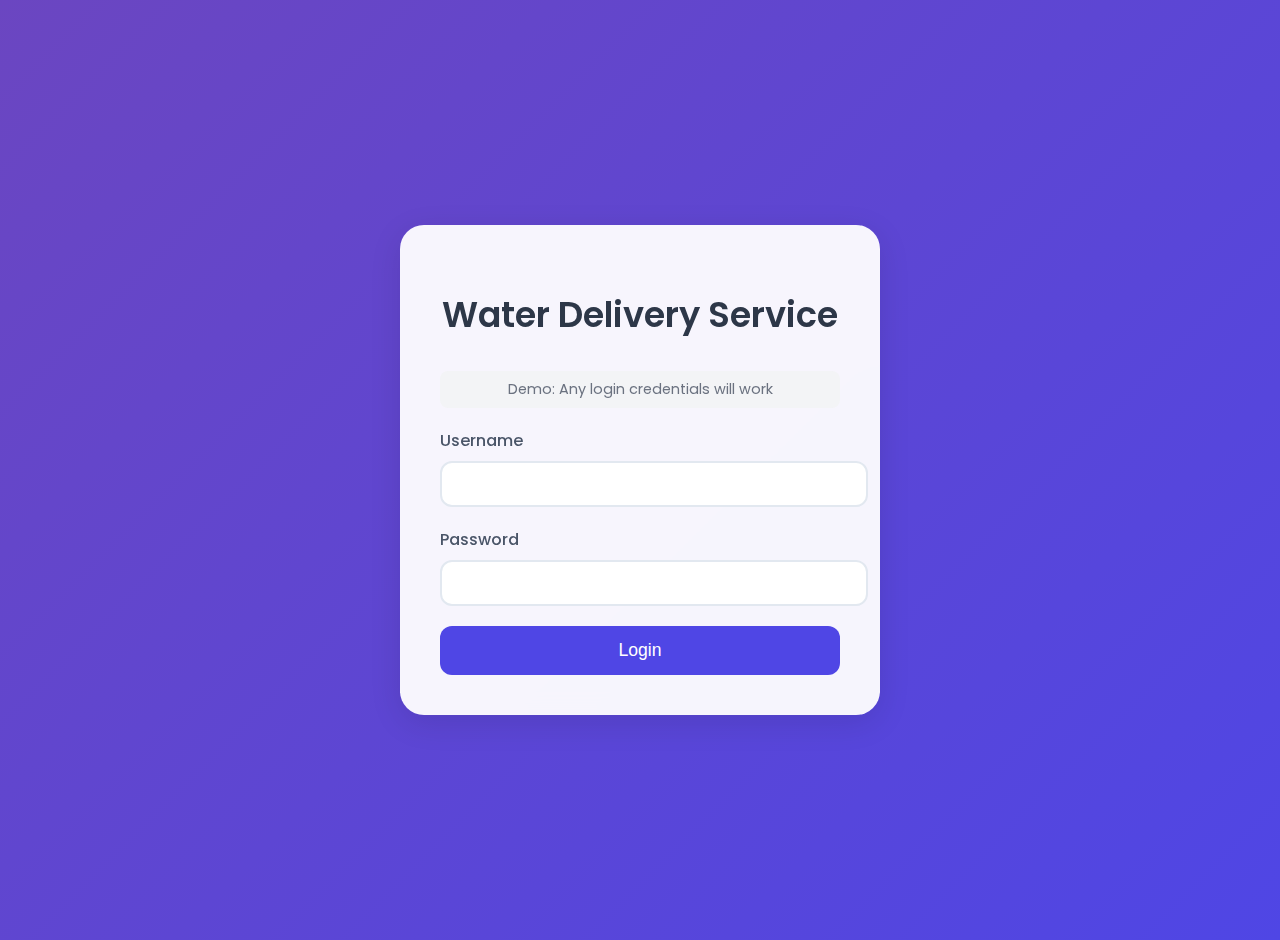
<file: index.html>
<!DOCTYPE html>
<html lang="en">
<head>
    <meta charset="UTF-8">
    <meta name="viewport" content="width=device-width, initial-scale=1.0">
    <title>Simple Login and Shop</title>
    <style>
        @import url('https://fonts.googleapis.com/css2?family=Poppins:wght@400;500;600&display=swap');

        body {
            font-family: 'Poppins', sans-serif;
            background: linear-gradient(135deg, #6B46C1, #4F46E5);
            min-height: 100vh;
            margin: 0;
            display: flex;
            justify-content: center;
            align-items: center;
            padding: 20px;
        }

        .container {
            width: 100%;
            max-width: 400px;
            background: rgba(255, 255, 255, 0.95);
            padding: 40px;
            border-radius: 24px;
            box-shadow: 0 8px 32px rgba(0, 0, 0, 0.1);
            backdrop-filter: blur(10px);
        }

        h1 {
            margin-bottom: 30px;
            font-size: 2.2rem;
            color: #2D3748;
            text-align: center;
            font-weight: 600;
        }

        .demo-notice {
            text-align: center;
            color: #6B7280;
            font-size: 0.9rem;
            margin-bottom: 20px;
            padding: 8px;
            background: #F3F4F6;
            border-radius: 8px;
        }

        .form-group {
            margin-bottom: 20px;
        }

        label {
            display: block;
            margin-bottom: 8px;
            color: #4A5568;
            font-weight: 500;
        }

        input {
            width: 100%;
            padding: 12px;
            border: 2px solid #E2E8F0;
            border-radius: 12px;
            font-size: 1rem;
            transition: all 0.3s ease;
        }

        input:focus {
            border-color: #4F46E5;
            box-shadow: 0 0 0 3px rgba(79, 70, 229, 0.1);
            outline: none;
        }

        .btn {
            width: 100%;
            padding: 14px;
            background: #4F46E5;
            color: white;
            border: none;
            border-radius: 12px;
            font-size: 1.1rem;
            font-weight: 500;
            cursor: pointer;
            transition: all 0.3s ease;
        }

        .btn:hover {
            background: #4338CA;
            transform: translateY(-2px);
            box-shadow: 0 4px 12px rgba(79, 70, 229, 0.3);
        }

        @media (max-width: 480px) {
            .container {
                padding: 25px;
            }

            h1 {
                font-size: 1.8rem;
            }
        }
    </style>
</head>
<body>
    <div id="login" class="container">
        <h1>Water Delivery Service</h1>
        <div class="demo-notice">Demo: Any login credentials will work</div>
        <form id="loginForm" method="POST" action="subscription.html">
            <div class="form-group">
                <label for="username">Username</label>
                <input type="text" id="username" name="username" required>
            </div>
            <div class="form-group">
                <label for="password">Password</label>
                <input type="password" id="password" name="password" required>
            </div>
            <button type="submit" class="btn">Login</button>
        </form>
    </div>

    <script>
        document.getElementById('loginForm').addEventListener('submit', function(event) {
            event.preventDefault();
            const username = document.getElementById('username').value;
            const password = document.getElementById('password').value;

            if (!username || !password) {
                alert('Please fill in both fields.');
                return;
            }
            window.location.href = 'subscription.html';
        });
    </script>
</body>
</html>
</file>
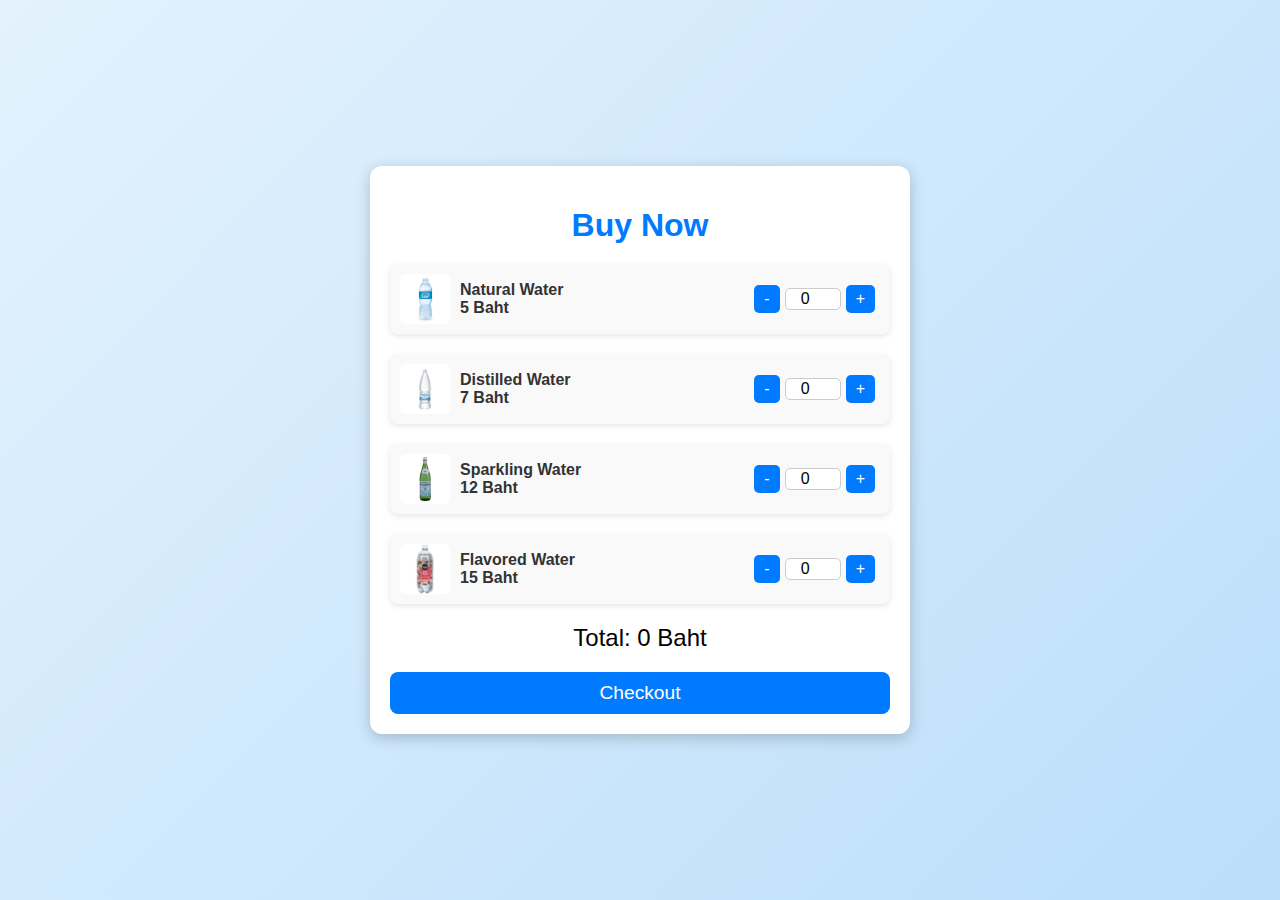
<file: buy-now-checkout.html>
<!DOCTYPE html>
<html lang="en">
<head>
    <meta charset="UTF-8">
    <meta name="viewport" content="width=device-width, initial-scale=1.0">
    <title>Checkout</title>
    <style>
        body {
            font-family: 'Roboto', Arial, sans-serif;
            background: linear-gradient(135deg, #e3f2fd, #bbdefb);
            display: flex;
            justify-content: center;
            align-items: center;
            height: 100vh;
            margin: 0;
        }

        .container {
            padding: 35px;
            background: #fff;
            border-radius: 16px;
            box-shadow: 0 6px 30px rgba(0, 0, 0, 0.1);
            width: 100%;
            max-width: 450px;
            text-align: center;
            animation: fadeIn 1s ease;
            transition: transform 0.3s ease;
        }

        .container:hover {
            transform: scale(1.02);
        }

        h1 {
            margin-bottom: 30px;
            font-size: 2.3rem;
            color: #007bff;
            letter-spacing: 1px;
        }

        .total {
            font-size: 1.4rem;
            font-weight: bold;
            color: #007bff;
            margin-bottom: 25px;
        }

        .order-summary {
            margin-bottom: 20px;
            font-size: 1.1rem;
            text-align: left;
            background: #f9f9f9;
            padding: 20px;
            border-radius: 10px;
            box-shadow: 0 3px 12px rgba(0, 0, 0, 0.1);
        }

        .input {
            width: 100%;
            padding: 14px;
            margin-top: 18px;
            border-radius: 10px;
            border: 1px solid #ddd;
            font-size: 1.1rem;
            transition: border-color 0.3s ease, box-shadow 0.3s ease;
        }

        .input:focus {
            border-color: #007bff;
            box-shadow: 0 0 8px rgba(0, 123, 255, 0.3);
            outline: none;
        }

        .btn {
            width: 100%;
            padding: 14px;
            margin-top: 30px;
            background-color: #007bff;
            color: white;
            border: none;
            border-radius: 12px;
            font-size: 1.2rem;
            cursor: pointer;
            transition: background-color 0.3s ease, transform 0.2s ease, box-shadow 0.3s ease;
        }

        .btn:hover {
            background-color: #0056b3;
            transform: translateY(-3px);
            box-shadow: 0 5px 15px rgba(0, 86, 179, 0.3);
        }


        @keyframes fadeIn {
            from {
                opacity: 0;
                transform: translateY(-15px);
            }
            to {
                opacity: 1;
                transform: translateY(0);
        }
        }
            
        @media (max-width: 600px) {
        .input {
            font-size: 1rem;
            padding: 12px; 
        }

        .btn {
            font-size: 1rem;
            padding: 12px;
        }

        .container {
            padding: 20px;
        }

        h1 {
            font-size: 1.8rem;
        }

        .total {
            font-size: 1.2rem;
        }
        input[type="date"]::-webkit-inner-spin-button,
        input[type="date"]::-webkit-calendar-picker-indicator {
            display: block;
            -webkit-appearance: none;
            margin: 0;
        }

        input[type="date"] {
            font-size: 1rem;
            padding: 12px;
            width: 100%;
            box-sizing: border-box;
        }
        }
    </style>
</head>
<body>
    <div class="container">
        <h1>Buy Now Checkout</h1>
        <div class="total">
            Total Price: <span id="finalTotalPrice">0</span><span> Baht</span>
        </div>

        <form id="checkoutForm" action="order-success.html" method="get">
            <input class="input" type="text" name="address" placeholder="Delivery Address" required>
        
            <input class="input" type="date" name="date" required>

            <select class="input" name="time" required>
                <option value="" disabled selected>Select Delivery Time</option>
                <option value="Morning (9am - 12pm)">Morning (9am - 12pm)</option>
                <option value="Afternoon (12pm - 3pm)">Afternoon (12pm - 3pm)</option>
                <option value="Evening (3pm - 6pm)">Evening (3pm - 6pm)</option>
                <option value="Night (6pm - 9pm)">Night (6pm - 9pm)</option>
            </select>

            <input class="input" type="text" name="phone" placeholder="Phone Number" required>

            <select class="input" name="paymentMethod" id="paymentMethod" required>
                <option value="" disabled selected>Select Payment Method</option>
                <option value="Credit Card">Credit Card</option>
                <option value="Cash on Delivery">Cash on Delivery</option>
            </select>

            <input type="hidden" name="totalPrice" id="totalPrice">
            <input type="hidden" name="items" id="items">
            <!-- Hidden Credit Card Details -->
            <div id="cardDetails" style="display: none;">
                <input class="input" type="text" name="cardNumber" placeholder="Card Number">
                <input class="input" type="text" name="cardHolder" placeholder="Cardholder Name">
                <input class="input" type="text" name="expiryDate" placeholder="Expiry Date (MM/YY)">
                <input class="input" type="text" name="cvv" placeholder="CVV">
            </div>
            
            <button type="submit" class="btn">Complete Checkout</button>
        </form>
    </div>

    <script>
        document.addEventListener("DOMContentLoaded", function () {
            const params = new URLSearchParams(window.location.search);
            const total = params.get('totalPrice');
            const items = params.get('items') || 'No items selected'; // Fix empty items issue

            if (total) {
                document.getElementById('finalTotalPrice').textContent = total;
                document.getElementById('totalPrice').value = total;
            }
            document.getElementById('items').value = items;

            // Handle Payment Method Selection
            const paymentMethod = document.getElementById('paymentMethod');
            const cardDetails = document.getElementById('cardDetails');

            paymentMethod.addEventListener('change', function () {
                if (this.value === 'Credit Card') {
                    cardDetails.style.display = 'block';
                    cardDetails.querySelectorAll("input").forEach(input => input.required = true);
                } else {
                    cardDetails.style.display = 'none';
                    cardDetails.querySelectorAll("input").forEach(input => input.required = false);
                }
            });

            if (items === 'No items selected' || total == 0) {
                alert("No items selected! Returning to selection page.");
                window.location.href = "buy-now.html"; // Redirect back to the selection page
            }
        });
    </script>
</body>
</html>
</file>
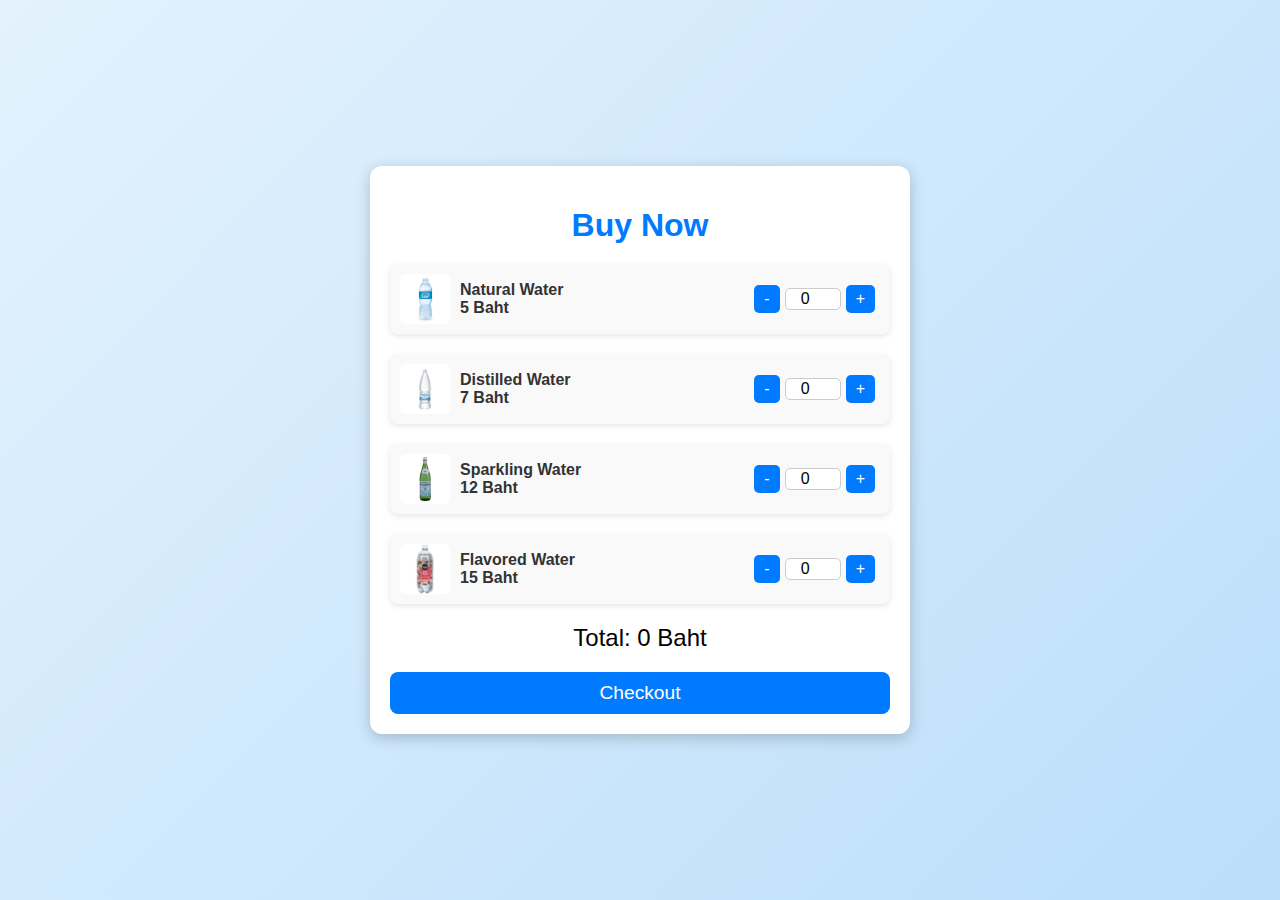
<file: buy-now.html>
<!DOCTYPE html>
<html lang="en">
<head>
    <meta charset="UTF-8">
    <meta name="viewport" content="width=device-width, initial-scale=1.0">
    <title>Buy Now</title>
    <style>
        body {
            font-family: 'Roboto', Arial, sans-serif;
            background: linear-gradient(135deg, #e3f2fd, #bbdefb); /* Gradient background */
            display: flex;
            justify-content: center;
            align-items: center;
            height: 100vh;
            margin: 0;
        }

        .container {
            width: 100%;
            max-width: 500px;
            background: white;
            padding: 20px;
            border-radius: 12px;
            box-shadow: 0 4px 15px rgba(0, 0, 0, 0.2);
            text-align: center;
        }

        h1 {
            margin-bottom: 20px;
            font-size: 2rem;
            color: #007bff;
        }

        .item {
            display: flex;
            justify-content: space-between;
            align-items: center;
            margin-bottom: 20px;
            padding: 10px;
            border-radius: 8px;
            background-color: #f9f9f9;
            box-shadow: 0 2px 6px rgba(0, 0, 0, 0.1);
        }

        .item img {
            width: 50px;
            height: 50px;
            object-fit: cover;
            border-radius: 5px;
        }

        .item-info {
            flex-grow: 1;
            margin-left: 10px;
            text-align: left;
        }

        .item-info span {
            display: block;
            font-size: 1rem;
            font-weight: bold;
            color: #333;
        }

        .quantity {
            display: flex;
            align-items: center;
        }

        .quantity button {
            background-color: #007bff;
            color: white;
            border: none;
            padding: 5px 10px;
            cursor: pointer;
            font-size: 1rem;
            border-radius: 5px;
            margin: 0 5px;
            transition: background-color 0.3s ease;
        }

        .quantity button:hover {
            background-color: #0056b3;
        }

        .quantity input {
            width: 50px;
            text-align: center;
            font-size: 1rem;
            border: 1px solid #ccc;
            border-radius: 5px;
        }

        .total {
            text-align: center;
            font-size: 1.5rem;
            margin: 20px 0;
        }

        .btn {
            width: 100%;
            padding: 10px;
            background: #007bff;
            color: white;
            border: none;
            border-radius: 8px;
            cursor: pointer;
            font-size: 1.2rem;
            transition: background-color 0.3s ease, transform 0.2s ease;
        }

        .btn:hover {
            background: #0056b3;
            transform: translateY(-2px);
        }
    </style>
</head>
<body>
    <div class="container">
        <h1>Buy Now</h1>
        <div id="product-list">
            <!-- Products will be added dynamically -->
        </div>
        <div class="total">
            Total: <span id="total">0</span><span> Baht</span>
        </div>
        <button class="btn" onclick="checkout()">Checkout</button>
    </div>

    <script>
        const products = [
            { id: 'item1', name: 'Natural Water', price: 5, image: 'natural.jpg' },
            { id: 'item2', name: 'Distilled Water', price: 7, image: 'distilled.webp' },
            { id: 'item4', name: 'Sparkling Water', price: 12, image: 'sp_wtr.jpg' }, // New product
            { id: 'item5', name: 'Flavored Water', price: 15, image: 'flavored.jpg' }  // New product
        ];

        const prices = {};
        const productList = document.getElementById('product-list');

        // Dynamically generate product elements
        products.forEach(product => {
            prices[product.id] = product.price;

            const productElement = document.createElement('div');
            productElement.classList.add('item');
            productElement.innerHTML = `
                <img src="${product.image}" alt="${product.name}">
                <div class="item-info">
                    <span>${product.name}</span>
                    <span>${product.price} Baht</span>
                </div>
                <div class="quantity">
                    <button onclick="changeQuantity('${product.id}', -1)">-</button>
                    <input id="${product.id}" type="number" value="0" min="0" readonly>
                    <button onclick="changeQuantity('${product.id}', 1)">+</button>
                </div>
            `;
            productList.appendChild(productElement);
        });

        function changeQuantity(itemId, change) {
            const input = document.getElementById(itemId);
            const currentValue = parseInt(input.value);
            const newValue = Math.max(0, currentValue + change); // Prevent negative values
            input.value = newValue;
            updateTotal();
        }

        function updateTotal() {
            let total = 0;
            for (const [itemId, price] of Object.entries(prices)) {
                const quantity = parseInt(document.getElementById(itemId).value);
                total += quantity * price;
            }
            document.getElementById('total').textContent = total;
        }

        function checkout() {
        const params = new URLSearchParams();
        let selectedItems = [];

        for (const itemId of Object.keys(prices)) {
            const quantity = parseInt(document.getElementById(itemId).value);
            if (quantity > 0) {
                const product = products.find(p => p.id === itemId);
                selectedItems.push(`${quantity} x ${product.name}`);
                }
            }
            
        if (selectedItems.length === 0) {
            alert("Please select at least one item.");
            return;
            }

        params.append("items", selectedItems.join(", "));
        const totalPrice = document.getElementById("total").textContent;
        params.append("totalPrice", totalPrice);

        window.location.href = `buy-now-checkout.html?${params.toString()}`;
        }   

    </script>
</body>
</html>
</file>
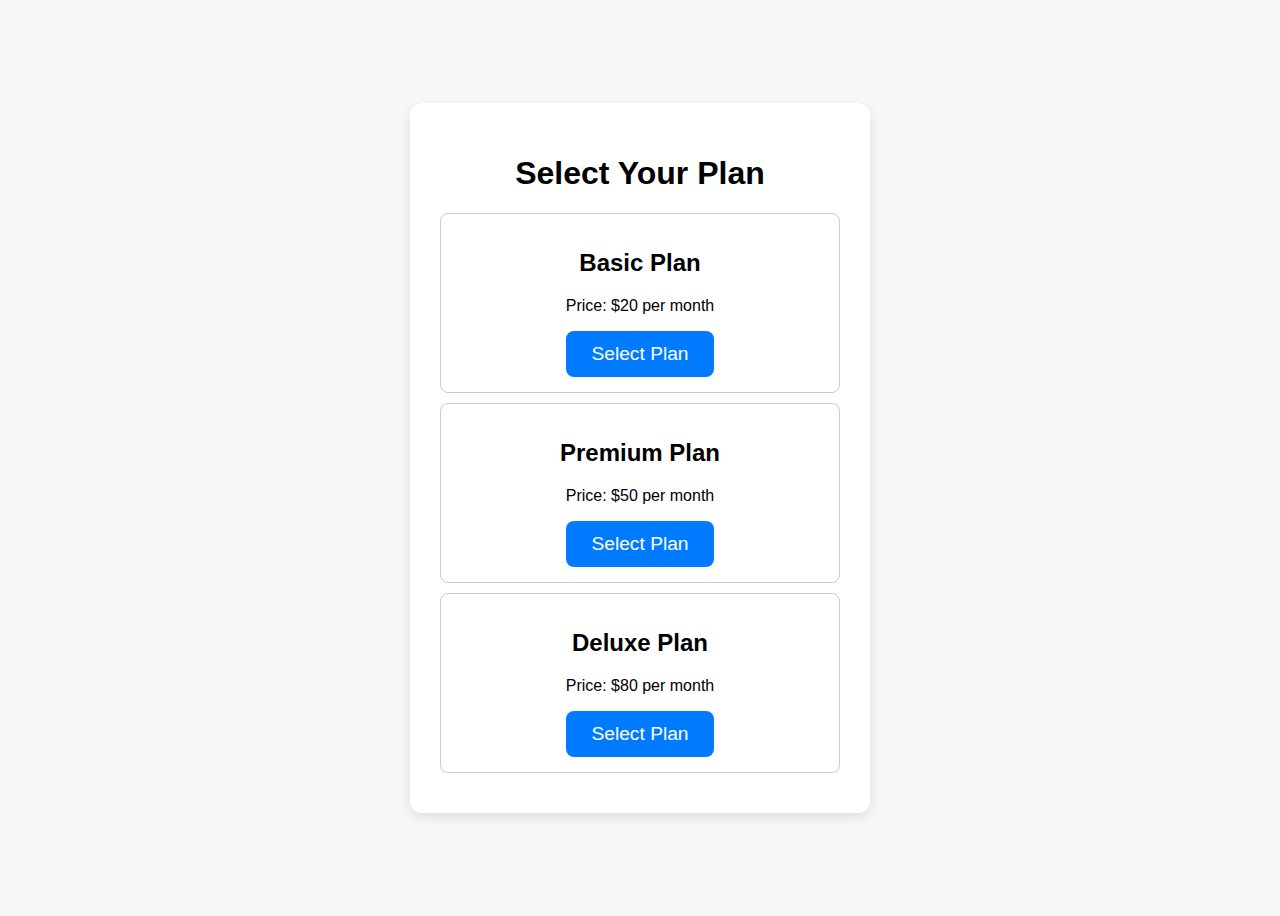
<file: idiot.html>
<!DOCTYPE html>
<html lang="en">
<head>
    <meta charset="UTF-8">
    <meta name="viewport" content="width=device-width, initial-scale=1.0">
    <title>Subscription Plans</title>
    <style>
        body {
            font-family: Arial, sans-serif;
            background-color: #f7f7f7;
            display: flex;
            justify-content: center;
            align-items: center;
            height: 100vh;
        }
        .container {
            padding: 30px;
            background: #fff;
            border-radius: 12px;
            box-shadow: 0 4px 12px rgba(0, 0, 0, 0.1);
            width: 400px;
            text-align: center;
        }
        .plan {
            margin: 10px 0;
            padding: 15px;
            border: 1px solid #ccc;
            border-radius: 8px;
        }
        .btn {
            padding: 12px 25px;
            background-color: #007bff;
            color: white;
            border: none;
            border-radius: 8px;
            font-size: 1.2rem;
            cursor: pointer;
        }
        .btn:hover {
            background-color: #0056b3;
        }
    </style>
</head>
<body>
    <div class="container">
        <h1>Select Your Plan</h1>
        <div class="plan">
            <h2>Basic Plan</h2>
            <p>Price: $20 per month</p>
            <button class="btn" onclick="selectPlan('Basic Plan', '20')">Select Plan</button>
        </div>
        <div class="plan">
            <h2>Premium Plan</h2>
            <p>Price: $50 per month</p>
            <button class="btn" onclick="selectPlan('Premium Plan', '50')">Select Plan</button>
        </div>
        <div class="plan">
            <h2>Deluxe Plan</h2>
            <p>Price: $80 per month</p>
            <button class="btn" onclick="selectPlan('Deluxe Plan', '80')">Select Plan</button>
        </div>
    </div>

    <script>
        function selectPlan(planName, price) {
            // Pass selected plan and price to the order page
            window.location.href = `checkout.html?plan=${encodeURIComponent(planName)}&totalPrice=${encodeURIComponent(price)}`;
        }
    </script>
</body>
</html>
</file>
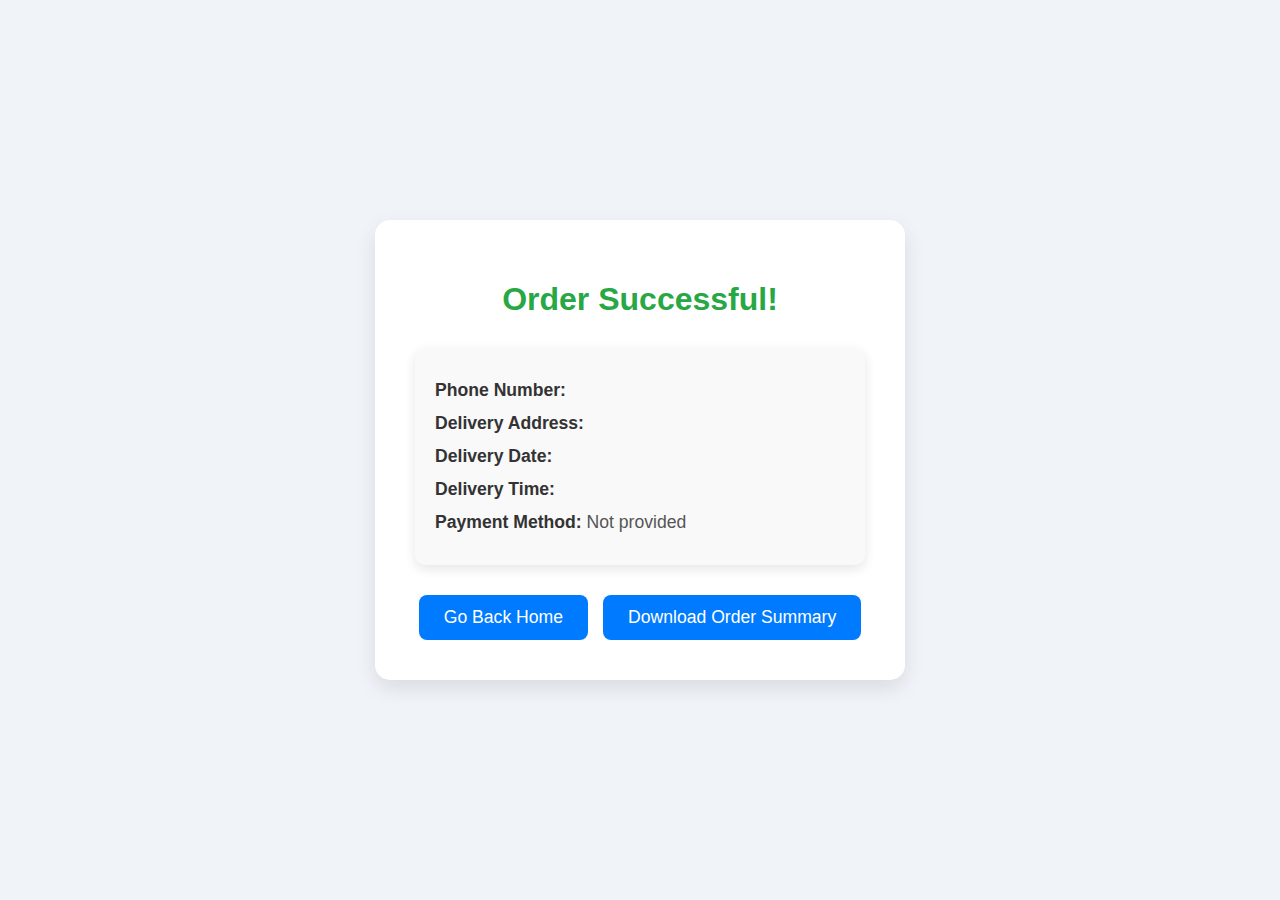
<file: order-success.html>
<!DOCTYPE html>
<html lang="en">
<head>
    <meta charset="UTF-8">
    <meta name="viewport" content="width=device-width, initial-scale=1.0">
    <title>Order Successful</title>
    <style>
        body {
            font-family: 'Arial', sans-serif;
            background-color: #f0f4f8;
            display: flex;
            justify-content: center;
            align-items: center;
            height: 100vh;
            margin: 0;
        }

        .container {
            padding: 40px;
            background: #fff;
            border-radius: 15px;
            box-shadow: 0 8px 20px rgba(0, 0, 0, 0.1);
            width: 100%;
            max-width: 450px;
            text-align: center;
            animation: fadeIn 1s ease;
        }

        h1 {
            font-size: 2rem;
            color: #28a745;
            margin-bottom: 30px;
            font-weight: bold;
        }

        .order-summary {
            font-size: 1.1rem;
            text-align: left;
            background: #f9f9f9;
            padding: 20px;
            border-radius: 10px;
            box-shadow: 0 4px 12px rgba(0, 0, 0, 0.1);
            margin-bottom: 30px;
        }

        .order-summary p {
            margin: 12px 0;
            color: #555;
        }

        .order-summary strong {
            color: #333;
        }

        .final-price {
            font-size: 1.3rem;
            font-weight: bold;
            color: #e53935; /* Red for emphasis */
        }

        .btn {
            padding: 12px 25px;
            background-color: #007bff;
            color: white;
            border: none;
            border-radius: 8px;
            font-size: 1.1rem;
            cursor: pointer;
            transition: background-color 0.3s, transform 0.2s;
        }
        .btn-container {
        display: flex;
        justify-content: center;
        gap: 15px;
        margin-top: 20px;
        }


        .btn:hover {
            background-color: #0056b3;
            transform: translateY(-3px);
        }

        @keyframes fadeIn {
            from {
                opacity: 0;
                transform: translateY(-20px);
            }
            to {
                opacity: 1;
                transform: translateY(0);
            }
        }
    </style>
</head>
<body>
    <div class="container">  <!-- Added container div -->
        <h1>Order Successful!</h1>
        <div class="order-summary">
            <p><strong>Phone Number:</strong> <span id="phoneNumber"></span></p>
            <p><strong>Delivery Address:</strong> <span id="address"></span></p>
            <p><strong>Delivery Date:</strong> <span id="deliveryDate"></span></p>
            <p><strong>Delivery Time:</strong> <span id="deliveryTime"></span></p>
            <p><strong>Payment Method:</strong> <span id="paymentMethod"></span></p>
        </div>
        <div class="btn-container">
            <button class="btn" onclick="window.location.href = 'index.html'">Go Back Home</button>
            <button class="btn" onclick="downloadOrderSummary()">Download Order Summary</button>
        </div>
        
    </div>

    <script>
        const params = new URLSearchParams(window.location.search);
        document.getElementById('phoneNumber').textContent = params.get('phone');
        document.getElementById('address').textContent = params.get('address');
        document.getElementById('deliveryDate').textContent = params.get('date');  
        document.getElementById('deliveryTime').textContent = params.get('time');
        document.getElementById('paymentMethod').textContent = params.get('paymentMethod') || 'Not provided';
        const total = params.get('totalPrice');
        if (total) {
            document.getElementById('finalTotalPrice').textContent = total;
        }
        function downloadOrderSummary() {
    const params = new URLSearchParams(window.location.search);
    const totalPrice = params.get('totalPrice') || 'N/A';
    const address = params.get('address') || 'N/A';
    const date = params.get('date') || 'N/A';
    const time = params.get('time') || 'N/A';
    const phone = params.get('phone') || 'N/A';
    const paymentMethod = params.get('paymentMethod') || 'N/A';
    
    const plan = params.get('plan') || 'N/A';
    const planType = params.get('planType') || 'N/A';
    // Determine if it's a Subscription Plan or a One-time Order
    let orderDetails = '';
    if (params.has('plan')) {
        // Subscription Order
        const plan = params.get('plan');
        const planType = params.get('planType');
        orderDetails = `Plan: ${planType}\nPlan: ${plan}`;
    }
     else if (params.has('items')) {
        // One-time Buy Now Order
        const items = params.get('items');
        orderDetails = `${items}`;
    } else {
        orderDetails = "No items selected.";
    }

    // Create the order summary text
    const orderSummary = `
         Order Summary
    -------------
    Order Details: ${orderDetails}
    Delivery Address: ${address}
    Delivery Date: ${date}
    Delivery Time: ${time}
    Phone Number: ${phone}
    Payment Method: ${paymentMethod}
    Total Price: ${totalPrice} Baht
    `.trim();

    // Create and download the .txt file
    const blob = new Blob([orderSummary], { type: "text/plain" });
    const link = document.createElement("a");
    link.href = URL.createObjectURL(blob);
    link.download = "Order_Summary.txt";
    document.body.appendChild(link);
    link.click();
    document.body.removeChild(link);
}
    </script>
</body>

</html>
</file>
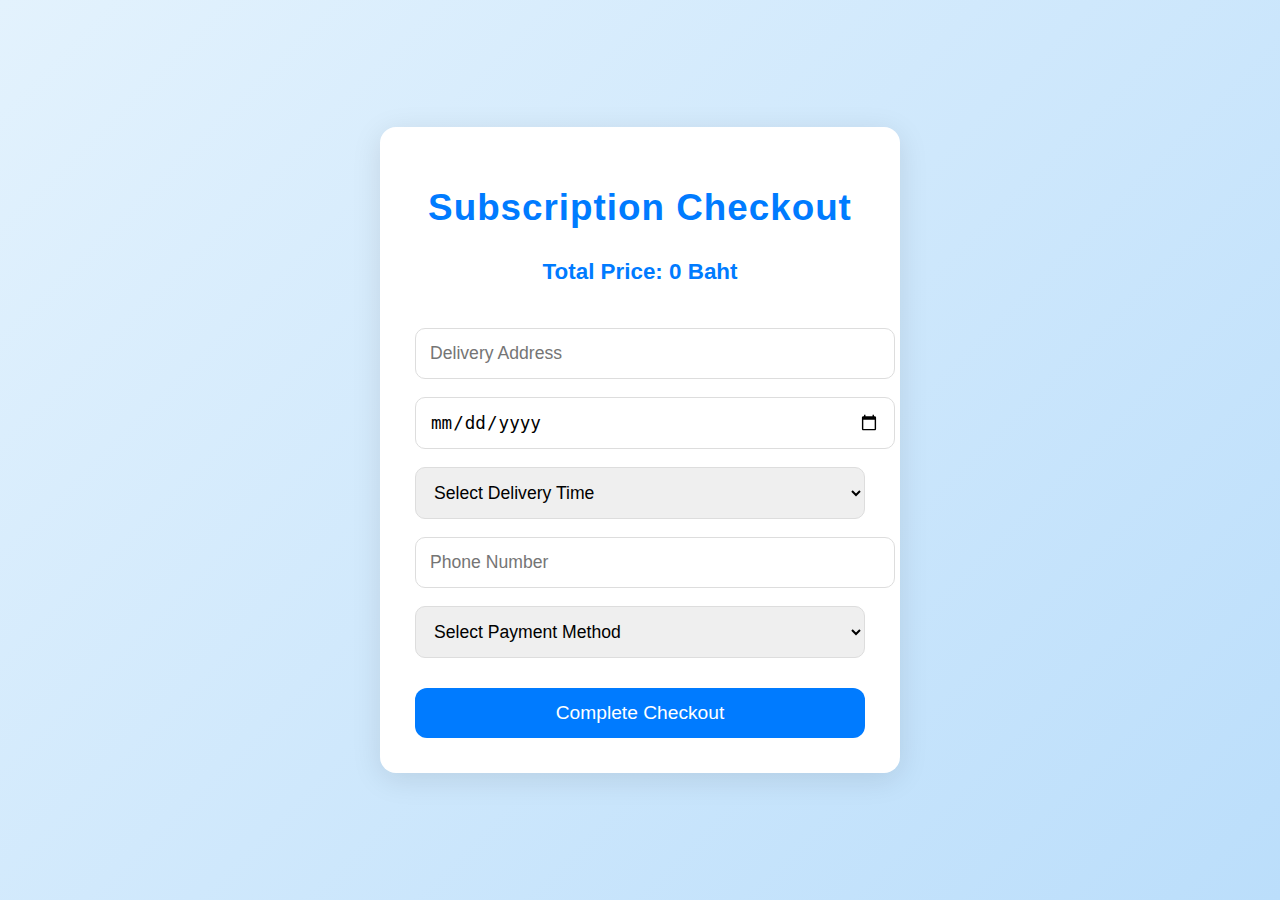
<file: subscription-checkout.html>
<!DOCTYPE html>
<html lang="en">
<head>
    <meta charset="UTF-8">
    <meta name="viewport" content="width=device-width, initial-scale=1.0">
    <title>Checkout</title>
    <style>
        body {
            font-family: 'Roboto', Arial, sans-serif;
            background: linear-gradient(135deg, #e3f2fd, #bbdefb);
            display: flex;
            justify-content: center;
            align-items: center;
            height: 100vh;
            margin: 0;
        }

        .container {
            padding: 35px;
            background: #fff;
            border-radius: 16px;
            box-shadow: 0 6px 30px rgba(0, 0, 0, 0.1);
            width: 100%;
            max-width: 450px;
            text-align: center;
            animation: fadeIn 1s ease;
            transition: transform 0.3s ease;
        }

        .container:hover {
            transform: scale(1.02);
        }

        h1 {
            margin-bottom: 30px;
            font-size: 2.3rem;
            color: #007bff;
            letter-spacing: 1px;
        }

        .total {
            font-size: 1.4rem;
            font-weight: bold;
            color: #007bff;
            margin-bottom: 25px;
        }

        .order-summary {
            margin-bottom: 20px;
            font-size: 1.1rem;
            text-align: left;
            background: #f9f9f9;
            padding: 20px;
            border-radius: 10px;
            box-shadow: 0 3px 12px rgba(0, 0, 0, 0.1);
        }

        .input {
            width: 100%;
            padding: 14px;
            margin-top: 18px;
            border-radius: 10px;
            border: 1px solid #ddd;
            font-size: 1.1rem;
            transition: border-color 0.3s ease, box-shadow 0.3s ease;
        }

        .input:focus {
            border-color: #007bff;
            box-shadow: 0 0 8px rgba(0, 123, 255, 0.3);
            outline: none;
        }

        .btn {
            width: 100%;
            padding: 14px;
            margin-top: 30px;
            background-color: #007bff;
            color: white;
            border: none;
            border-radius: 12px;
            font-size: 1.2rem;
            cursor: pointer;
            transition: background-color 0.3s ease, transform 0.2s ease, box-shadow 0.3s ease;
        }

        .btn:hover {
            background-color: #0056b3;
            transform: translateY(-3px);
            box-shadow: 0 5px 15px rgba(0, 86, 179, 0.3);
        }

        @keyframes fadeIn {
            from {
                opacity: 0;
                transform: translateY(-15px);
            }
            to {
                opacity: 1;
                transform: translateY(0);
            }
        }
        @media (max-width: 600px) {
            .input {
            font-size: 1rem;
            padding: 12px; 
        }

        .btn {
            font-size: 1rem;
            padding: 12px;
        }

        .container {
            padding: 20px;
        }

        h1 {
            font-size: 1.8rem;
        }

        .total {
            font-size: 1.2rem;
        }

        input[type="date"]::-webkit-inner-spin-button,
        input[type="date"]::-webkit-calendar-picker-indicator {
            display: block;
            -webkit-appearance: none;
            margin: 0;
        }

        input[type="date"] {
            font-size: 1rem;
            padding: 12px;
            width: 100%;
            box-sizing: border-box;
        }
        }
    </style>
</head>
<body>
    <div class="container">
        <h1>Subscription Checkout</h1>
        <div class="total">
            Total Price: <span id="finalTotalPrice">0</span><span> Baht</span>
        </div>

        <form id="checkoutForm" action="order-success.html" method="get">
            <input class="input" type="text" name="address" placeholder="Delivery Address" required>
            <input class="input" type="date" name="date" required>
        
            <select class="input" name="time" required>
                <option value="" disabled selected>Select Delivery Time</option>
                <option value="Morning (9am - 12pm)">Morning (9am - 12pm)</option>
                <option value="Afternoon (12pm - 3pm)">Afternoon (12pm - 3pm)</option>
                <option value="Evening (3pm - 6pm)">Evening (3pm - 6pm)</option>
                <option value="Night (6pm - 9pm)">Night (6pm - 9pm)</option>
            </select>
        
            <input class="input" type="text" name="phone" placeholder="Phone Number" required>
        
            <select class="input" name="paymentMethod" id="paymentMethod" required>
                <option value="" disabled selected>Select Payment Method</option>
                <option value="Credit Card">Credit Card</option>
                <option value="Cash on Delivery">Cash on Delivery</option>
            </select>
        
            <!-- Hidden Credit Card Details -->
            <div id="cardDetails" style="display: none;">
                <input class="input" type="text" name="cardNumber" placeholder="Card Number">
                <input class="input" type="text" name="cardHolder" placeholder="Cardholder Name">
                <input class="input" type="text" name="expiryDate" placeholder="Expiry Date (MM/YY)">
                <input class="input" type="text" name="cvv" placeholder="CVV">
            </div>
        
            <input type="hidden" name="totalPrice" id="totalPrice">
            <input type="hidden" name="plan" id="plan">
            <input type="hidden" name="planType" id="planType">    
        
            <button type="submit" class="btn">Complete Checkout</button>
        </form>        
    </div>

    <script>
        document.addEventListener("DOMContentLoaded", function () {
            const params = new URLSearchParams(window.location.search);
            const total = params.get('totalPrice');
            const plan = params.get('plan') || 'No items selected'; // Fix empty plan issue
            const planType = params.get('planType') || 'No plan type selected';
            if (total) {
                document.getElementById('finalTotalPrice').textContent = total;
                document.getElementById('totalPrice').value = total;
            }
            document.getElementById('plan').value = plan;
            document.getElementById('planType').value = planType;
    
            // Handle Payment Method Selection
            const paymentMethod = document.getElementById('paymentMethod');
            const cardDetails = document.getElementById('cardDetails');
    
            paymentMethod.addEventListener('change', function () {
                if (this.value === 'Credit Card') {
                    cardDetails.style.display = 'block';
                    cardDetails.querySelectorAll("input").forEach(input => input.required = true);
                } else {
                    cardDetails.style.display = 'none';
                    cardDetails.querySelectorAll("input").forEach(input => input.required = false);
                }
            });
        });
        if (plan === 'No items selected' || totalPrice == 0) {
        alert("No items selected! Returning to selection page.");
        window.location.href = "plans.html"; // Redirect back to the selection page
        }
    </script>
    
</body>
</html>
</file>
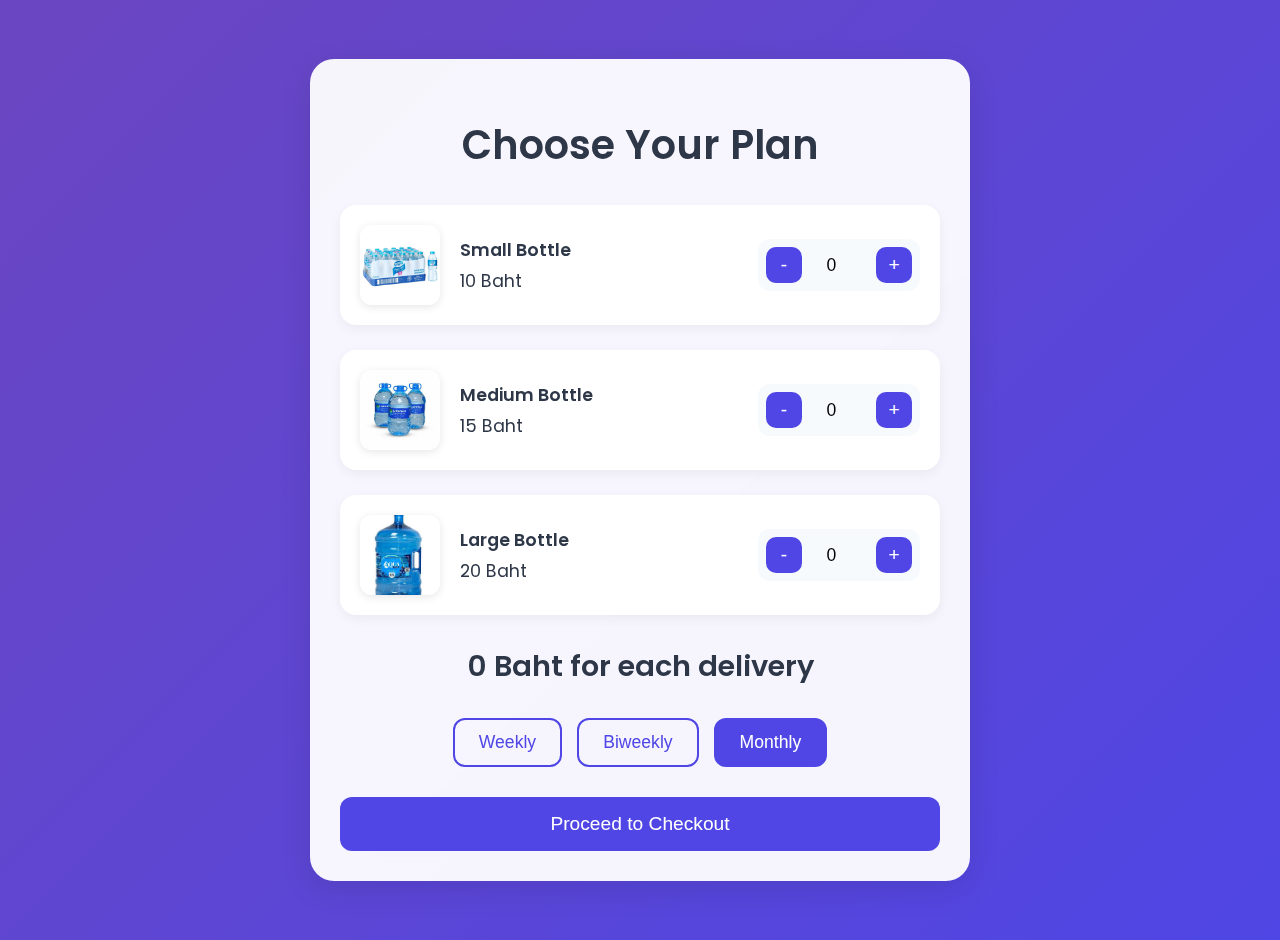
<file: subscription-plans.html>
<!DOCTYPE html>
<html lang="en">
<head>
    <meta charset="UTF-8">
    <meta name="viewport" content="width=device-width, initial-scale=1.0">
    <title>Subscription Plans</title>
    <style>
        @import url('https://fonts.googleapis.com/css2?family=Poppins:wght@400;500;600&display=swap');

        body {
            font-family: 'Poppins', sans-serif;
            background: linear-gradient(135deg, #6B46C1, #4F46E5);
            min-height: 100vh;
            margin: 0;
            display: flex;
            justify-content: center;
            align-items: center;
            padding: 20px;
        }

        .container {
            width: 100%;
            max-width: 600px;
            background: rgba(255, 255, 255, 0.95);
            padding: 30px;
            border-radius: 24px;
            box-shadow: 0 8px 32px rgba(0, 0, 0, 0.1);
            backdrop-filter: blur(10px);
        }

        h1 {
            margin-bottom: 30px;
            font-size: 2.5rem;
            color: #2D3748;
            text-align: center;
            font-weight: 600;
        }

        .item {
            display: flex;
            align-items: center;
            margin-bottom: 25px;
            padding: 20px;
            border-radius: 16px;
            background: white;
            box-shadow: 0 4px 12px rgba(0, 0, 0, 0.05);
            transition: transform 0.3s ease, box-shadow 0.3s ease;
        }

        .item:hover {
            transform: translateY(-2px);
            box-shadow: 0 6px 16px rgba(0, 0, 0, 0.1);
        }

        .item img {
            width: 80px;
            height: 80px;
            object-fit: cover;
            border-radius: 12px;
            box-shadow: 0 2px 8px rgba(0, 0, 0, 0.1);
        }

        .item-info {
            flex-grow: 1;
            margin-left: 20px;
        }

        .item-info span {
            display: block;
            font-size: 1.1rem;
            color: #2D3748;
        }

        .item-info span:first-child {
            font-weight: 600;
            margin-bottom: 5px;
        }

        .quantity {
            display: flex;
            align-items: center;
            background: #F7FAFC;
            padding: 8px;
            border-radius: 12px;
        }

        .quantity button {
            background: #4F46E5;
            color: white;
            border: none;
            width: 36px;
            height: 36px;
            border-radius: 10px;
            cursor: pointer;
            font-size: 1.2rem;
            transition: background-color 0.3s ease;
            display: flex;
            align-items: center;
            justify-content: center;
        }

        .quantity button:hover {
            background: #4338CA;
        }

        .quantity input {
            width: 50px;
            text-align: center;
            font-size: 1.1rem;
            border: none;
            background: transparent;
            margin: 0 10px;
            font-weight: 500;
        }

        .total {
            text-align: center;
            font-size: 1.8rem;
            margin: 30px 0;
            color: #2D3748;
            font-weight: 600;
        }

        .plan-buttons {
            display: flex;
            justify-content: center;
            gap: 15px;
            margin-bottom: 30px;
        }

        .plan-buttons button {
            padding: 12px 24px;
            border: 2px solid #4F46E5;
            border-radius: 12px;
            font-size: 1.1rem;
            cursor: pointer;
            transition: all 0.3s ease;
            background: transparent;
            color: #4F46E5;
            font-weight: 500;
        }

        .plan-buttons button.active {
            background: #4F46E5;
            color: white;
        }

        .plan-buttons button:hover {
            transform: translateY(-2px);
            box-shadow: 0 4px 12px rgba(79, 70, 229, 0.2);
        }

        .btn {
            width: 100%;
            padding: 16px;
            background: #4F46E5;
            color: white;
            border: none;
            border-radius: 12px;
            cursor: pointer;
            font-size: 1.2rem;
            font-weight: 500;
            transition: all 0.3s ease;
            display: flex;
            align-items: center;
            justify-content: center;
            gap: 10px;
        }

        .btn:hover {
            background: #4338CA;
            transform: translateY(-2px);
            box-shadow: 0 4px 12px rgba(79, 70, 229, 0.3);
        }

        @media (max-width: 480px) {
            .container {
                padding: 20px;
            }

            .item {
                flex-direction: column;
                text-align: center;
            }

            .item-info {
                margin: 15px 0;
            }

            .plan-buttons {
                flex-direction: column;
            }

            .plan-buttons button {
                width: 100%;
            }
        }
    </style>
</head>
<body>
    <div class="container">
        <h1>Choose Your Plan</h1>
        <div id="product-list"></div>
        <div class="total"><span id="total">0</span> Baht for each delivery </div>
        <div class="plan-buttons">
            <button onclick="selectPlan(this, 'Weekly')">Weekly</button>
            <button onclick="selectPlan(this, 'Biweekly')">Biweekly</button>
            <button onclick="selectPlan(this, 'Monthly')" class="active">Monthly</button>
        </div>
        <button class="btn" onclick="checkout()">Proceed to Checkout</button>
    </div>

    <script>
        const products = [
            { id: 'bottle1', name: 'Small Bottle', price: 10, image: 'small.jpg' },
            { id: 'bottle2', name: 'Medium Bottle', price: 15, image: 'medium.jpg' },
            { id: 'bottle3', name: 'Large Bottle', price: 20, image: 'large.jpg' }
        ];
    
        const productList = document.getElementById('product-list');
        const prices = {};
        let planType = 'Monthly'; // Default plan type
    
        products.forEach(product => {
            prices[product.id] = product.price;
    
            const productElement = document.createElement('div');
            productElement.classList.add('item');
            productElement.innerHTML = `
                <img src="${product.image}" alt="${product.name}">
                <div class="item-info">
                    <span>${product.name}</span>
                    <span>${product.price} Baht</span>
                </div>
                <div class="quantity">
                    <button onclick="changeQuantity('${product.id}', -1)">-</button>
                    <input id="${product.id}" type="number" value="0" min="0" readonly>
                    <button onclick="changeQuantity('${product.id}', 1)">+</button>
                </div>
            `;
            productList.appendChild(productElement);
        });
    
        function changeQuantity(itemId, change) {
            const input = document.getElementById(itemId);
            const newValue = Math.max(0, parseInt(input.value) + change);
            input.value = newValue;
            updateTotal();
        }
    
        function updateTotal() {
            let total = 0;
            let planDescription = '';
            let selectedProducts = [];
    
            for (const [itemId, price] of Object.entries(prices)) {
                const quantity = parseInt(document.getElementById(itemId).value);
                if (quantity > 0) {
                    total += quantity * price;
                    const product = products.find(p => p.id === itemId);
                    selectedProducts.push(`${quantity} x ${product.name}`);
                }
            }
    
            planDescription = selectedProducts.join(', ');
            document.getElementById('total').textContent = total;
            return { total, planDescription };
        }
    
        function selectPlan(button, type) {
            document.querySelectorAll('.plan-buttons button').forEach(btn => btn.classList.remove('active'));
            button.classList.add('active');
            planType = type; // Update the plan type
        }
    
        function checkout() {
            const { total, planDescription } = updateTotal();
            if (total === 0) {
                alert("No items selected! Please select at least one item.");
                return;
            }
            const checkoutUrl = `subscription-checkout.html?plan=${encodeURIComponent(planDescription)}&planType=${encodeURIComponent(planType)}&totalPrice=${total}`;
            window.location.href = checkoutUrl;
        }
    </script>
</body>
</html>
</file>
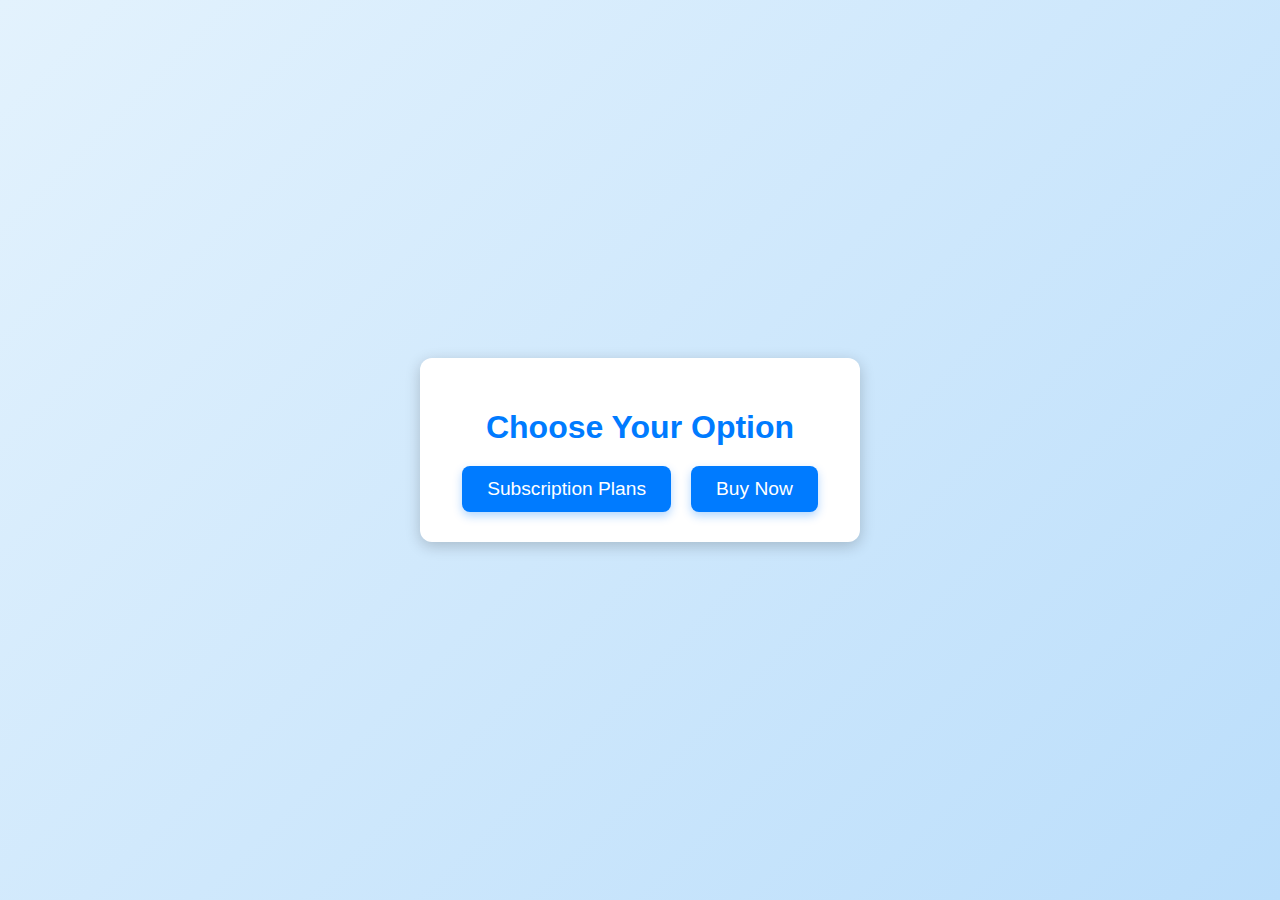
<file: subscription.html>
<!DOCTYPE html>
<html lang="en">
<head>
    <meta charset="UTF-8">
    <meta name="viewport" content="width=device-width, initial-scale=1.0">
    <title>Subscription</title>
    <style>
        /* General Reset */
        body {
            margin: 0;
            display: flex;
            justify-content: center;
            align-items: center;
            height: 100vh;
            font-family: 'Roboto', Arial, sans-serif; /* Modern font */
            background: linear-gradient(135deg, #e3f2fd, #bbdefb); /* Subtle gradient */
            color: #333;
        }

        .container {
            text-align: center;
            padding: 30px 20px;
            background-color: white;
            border-radius: 12px;
            box-shadow: 0 4px 15px rgba(0, 0, 0, 0.2);
            max-width: 400px;
            width: 90%;
            animation: fadeIn 1s ease;
        }

        h1 {
            margin-bottom: 20px;
            font-size: 2rem;
            font-weight: bold;
            color: #007bff;
        }

        .links {
            display: flex;
            justify-content: center;
            gap: 20px; /* Space between buttons */
        }

        a {
            text-decoration: none;
            font-size: 1.2rem; /* Slightly smaller for elegance */
            padding: 12px 25px; /* Adjust padding for balanced buttons */
            color: white;
            background-color: #007bff;
            border-radius: 8px; /* Smoother corners */
            box-shadow: 0 4px 10px rgba(0, 123, 255, 0.3); /* Subtle button shadow */
            transition: background-color 0.3s ease, transform 0.2s ease, box-shadow 0.3s ease;
        }

        a:hover {
            background-color: #0056b3;
            transform: translateY(-2px); /* Lift effect */
            box-shadow: 0 6px 15px rgba(0, 86, 179, 0.4); /* More pronounced shadow */
        }

        @keyframes fadeIn {
            from {
                opacity: 0;
                transform: scale(0.9);
            }
            to {
                opacity: 1;
                transform: scale(1);
            }
        }
    </style>
</head>
<body>
    <div class="container">
        <h1>Choose Your Option</h1>
        <div class="links">
            <a href="subscription-plans.html">Subscription Plans</a>
            <a href="buy-now.html">Buy Now</a>
        </div>
    </div>
</body>
</html>
</file>
